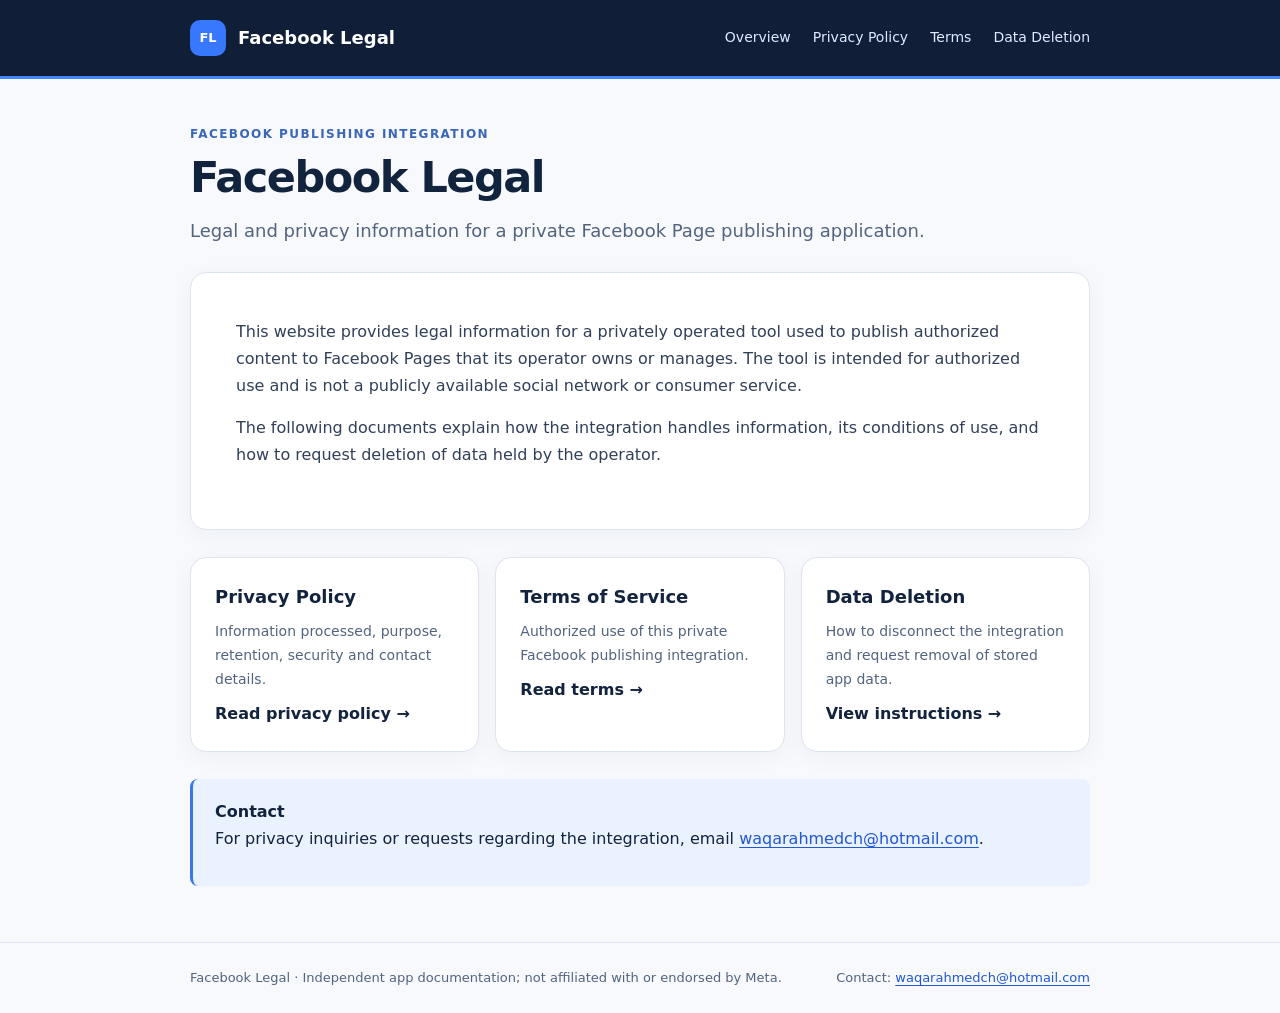
<file: index.html>
<!doctype html>
<html lang="en">
<head>
  <meta charset="UTF-8">
  <meta name="viewport" content="width=device-width, initial-scale=1">
  <meta name="description" content="Legal information for a private Facebook Page publishing integration.">
  <title>Facebook Legal | Publishing Integration</title>
  <link rel="icon" type="image/png" href="app-icon.png">
  <link rel="stylesheet" href="style.css">
</head>
<body>
<header>
  <div class="wrap header-inner">
    <a href="index.html" class="brand"><span class="brand-badge" aria-hidden="true">FL</span>Facebook Legal</a>
    <nav aria-label="Legal pages">
      <a href="index.html">Overview</a>
      <a href="privacy-policy.html">Privacy Policy</a>
      <a href="terms-of-service.html">Terms</a>
      <a href="data-deletion.html">Data Deletion</a>
    </nav>
  </div>
</header>
<main class="wrap">
  <div class="hero">
    <div class="eyebrow">Facebook publishing integration</div>
    <h1>Facebook Legal</h1>
    <p class="lead">Legal and privacy information for a private Facebook Page publishing application.</p>
  </div>
  <div class="doc">
  <p>This website provides legal information for a privately operated tool used to publish authorized content to Facebook Pages that its operator owns or manages. The tool is intended for authorized use and is not a publicly available social network or consumer service.</p>
  <p>The following documents explain how the integration handles information, its conditions of use, and how to request deletion of data held by the operator.</p>
</div>
<div class="cards" aria-label="Legal documents">
  <a class="tile" href="privacy-policy.html"><strong>Privacy Policy</strong><span>Information processed, purpose, retention, security and contact details.</span><b>Read privacy policy →</b></a>
  <a class="tile" href="terms-of-service.html"><strong>Terms of Service</strong><span>Authorized use of this private Facebook publishing integration.</span><b>Read terms →</b></a>
  <a class="tile" href="data-deletion.html"><strong>Data Deletion</strong><span>How to disconnect the integration and request removal of stored app data.</span><b>View instructions →</b></a>
</div>
<div class="note"><strong>Contact</strong><p>For privacy inquiries or requests regarding the integration, email <a href="mailto:waqarahmedch@hotmail.com">waqarahmedch@hotmail.com</a>.</p></div>
</main>
<footer><div class="wrap"><span>Facebook Legal · Independent app documentation; not affiliated with or endorsed by Meta.</span><span>Contact: <a href="mailto:waqarahmedch@hotmail.com">waqarahmedch@hotmail.com</a></span></div></footer>
</body>
</html>
</file>
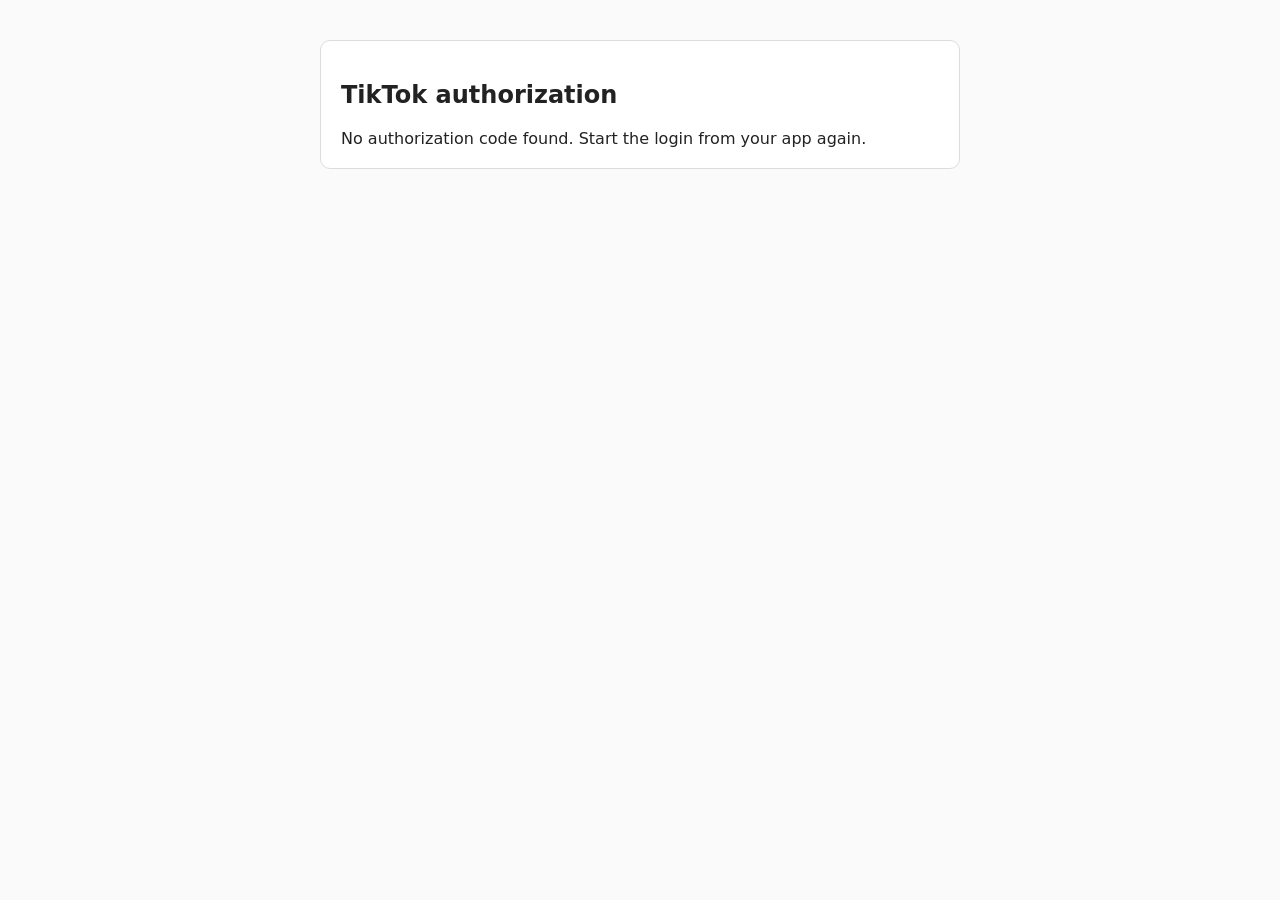
<file: callback/index.html>
<!doctype html>
<html lang="en">
<head>
<meta charset="utf-8">
<meta name="viewport" content="width=device-width, initial-scale=1">
<title>TikTok Login Callback</title>
<style>
  body { font-family: system-ui, sans-serif; max-width: 640px; margin: 40px auto; padding: 0 16px; background: #fafafa; color: #222; }
  .box { background: #fff; border: 1px solid #ddd; border-radius: 10px; padding: 20px; }
  code { display: block; word-break: break-all; background: #f1f1f1; padding: 12px; border-radius: 6px; margin: 10px 0; }
  button { padding: 10px 16px; border: 0; border-radius: 6px; background: #111; color: #fff; cursor: pointer; }
  .err { color: #b00020; }
</style>
</head>
<body>
<div class="box">
  <h2>TikTok authorization</h2>
  <div id="out">Reading response…</div>
</div>
<script>
  const p = new URLSearchParams(window.location.search);
  const out = document.getElementById('out');
  const code = p.get('code');
  if (code) {
    out.innerHTML =
      '<p>Success. Copy this code and paste it into Claude Code within a few minutes (it expires quickly):</p>' +
      '<code id="c"></code><button id="b">Copy code</button>' +
      '<p>State: <span id="s"></span></p>';
    document.getElementById('c').textContent = code;
    document.getElementById('s').textContent = p.get('state') || '(none)';
    document.getElementById('b').onclick = () => {
      navigator.clipboard.writeText(code);
      document.getElementById('b').textContent = 'Copied!';
    };
  } else if (p.get('error')) {
    out.innerHTML = '<p class="err">Error: <span id="e"></span></p>';
    document.getElementById('e').textContent =
      p.get('error') + ' — ' + (p.get('error_description') || '');
  } else {
    out.textContent = 'No authorization code found. Start the login from your app again.';
  }
</script>
</body>
</html>
</file>
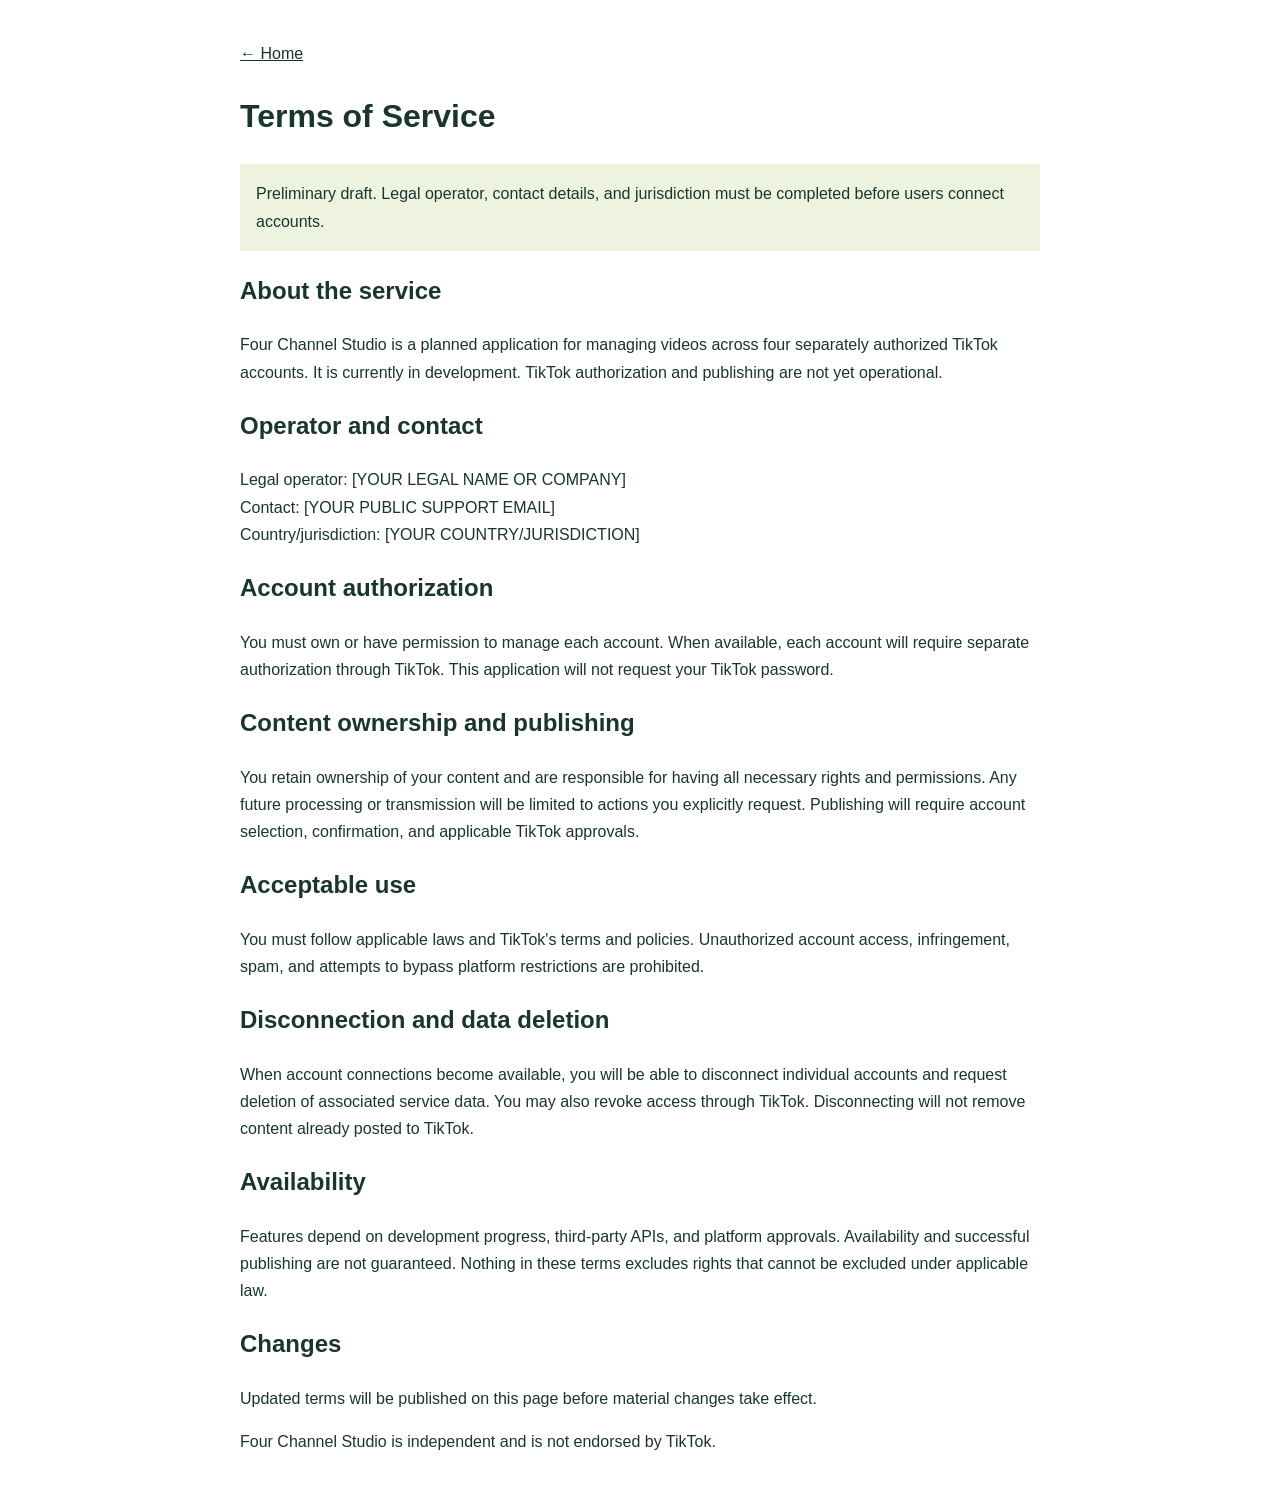
<file: terms/index.html>
<!doctype html>
<html lang="en">
<head>
  <meta charset="utf-8">
  <meta name="viewport" content="width=device-width, initial-scale=1">
  <title>Terms of Service | Four Channel Studio</title>
  <style>
    body {
      max-width: 800px;
      margin: 40px auto;
      padding: 0 20px;
      font: 16px/1.7 Arial, sans-serif;
      color: #18362f;
    }
    a { color: inherit; }
    .draft { background: #eef3df; padding: 16px; }
  </style>
</head>
<body>
  <a href="/">← Home</a>
  <h1>Terms of Service</h1>
  <p class="draft">
    Preliminary draft. Legal operator, contact details, and
    jurisdiction must be completed before users connect accounts.
  </p>

  <h2>About the service</h2>
  <p>
    Four Channel Studio is a planned application for managing
    videos across four separately authorized TikTok accounts.
    It is currently in development. TikTok authorization and
    publishing are not yet operational.
  </p>

  <h2>Operator and contact</h2>
  <p>
    Legal operator: [YOUR LEGAL NAME OR COMPANY]<br>
    Contact: [YOUR PUBLIC SUPPORT EMAIL]<br>
    Country/jurisdiction: [YOUR COUNTRY/JURISDICTION]
  </p>

  <h2>Account authorization</h2>
  <p>
    You must own or have permission to manage each account.
    When available, each account will require separate
    authorization through TikTok. This application will not
    request your TikTok password.
  </p>

  <h2>Content ownership and publishing</h2>
  <p>
    You retain ownership of your content and are responsible
    for having all necessary rights and permissions.
    Any future processing or transmission will be limited to
    actions you explicitly request. Publishing will require
    account selection, confirmation, and applicable TikTok approvals.
  </p>

  <h2>Acceptable use</h2>
  <p>
    You must follow applicable laws and TikTok's terms and
    policies. Unauthorized account access, infringement, spam,
    and attempts to bypass platform restrictions are prohibited.
  </p>

  <h2>Disconnection and data deletion</h2>
  <p>
    When account connections become available, you will be
    able to disconnect individual accounts and request deletion
    of associated service data. You may also revoke access
    through TikTok. Disconnecting will not remove content
    already posted to TikTok.
  </p>

  <h2>Availability</h2>
  <p>
    Features depend on development progress, third-party APIs,
    and platform approvals. Availability and successful
    publishing are not guaranteed. Nothing in these terms
    excludes rights that cannot be excluded under applicable law.
  </p>

  <h2>Changes</h2>
  <p>
    Updated terms will be published on this page before
    material changes take effect.
  </p>

  <p>
    Four Channel Studio is independent and is not endorsed by TikTok.
  </p>
</body>
</html>
</file>
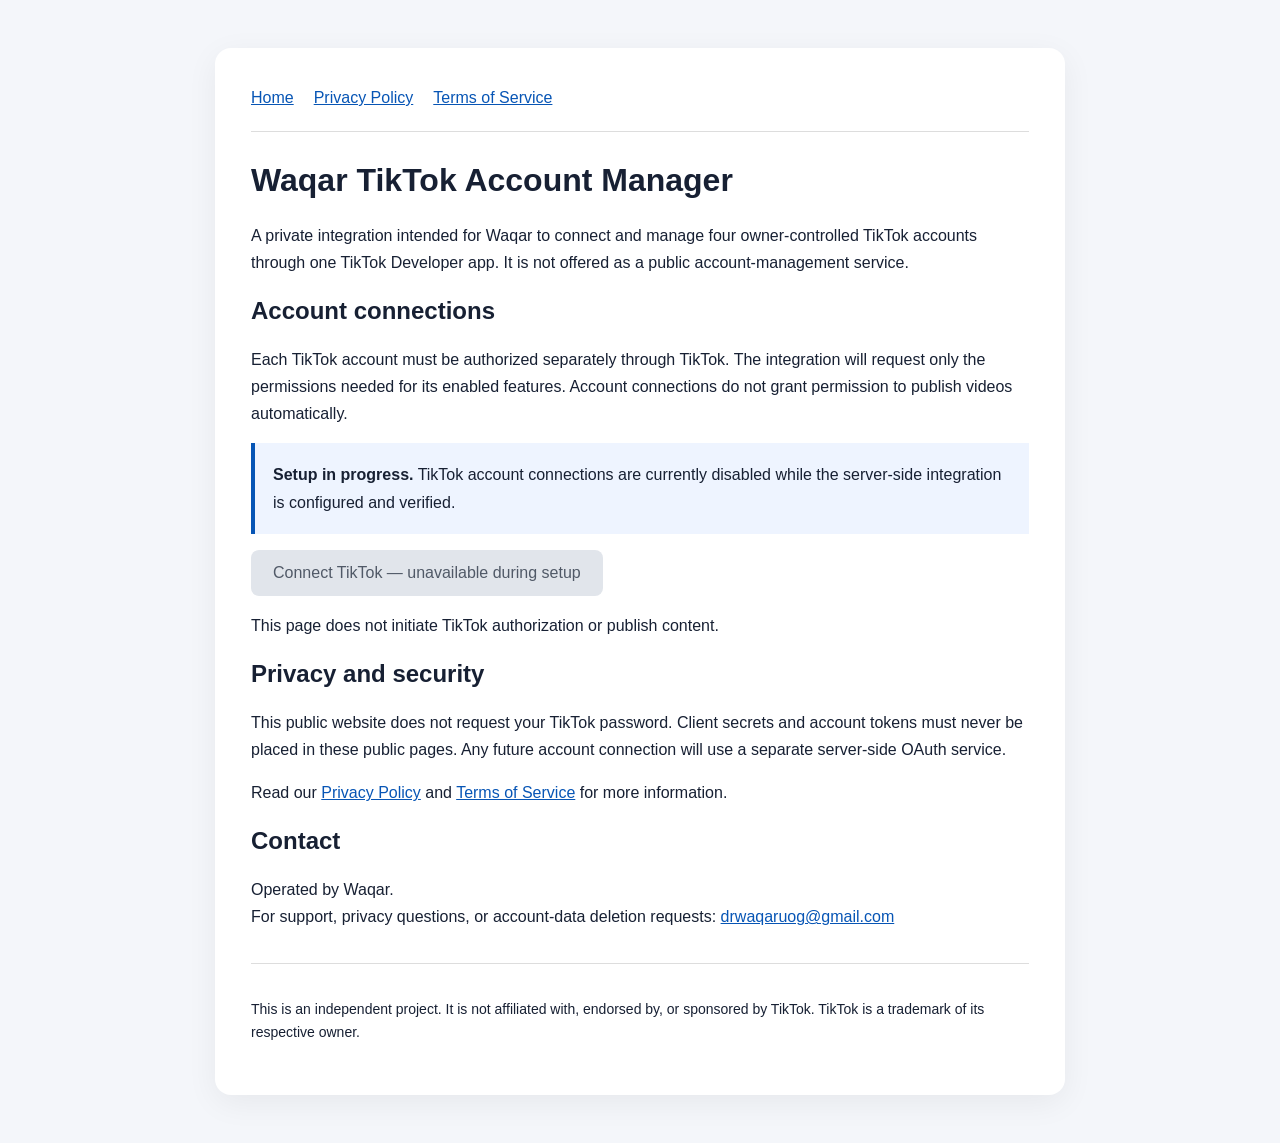
<file: tiktok/index.html>
<!DOCTYPE html>
<html lang="en">
<head>
  <meta charset="UTF-8">
  <meta name="viewport" content="width=device-width, initial-scale=1">
  <meta name="description"
        content="A private integration for connecting four owner-controlled TikTok accounts.">
  <title>Waqar TikTok Account Manager</title>
  <style>
    * { box-sizing: border-box; }
    body {
      margin: 0;
      background: #f4f6fa;
      color: #172033;
      font-family: Arial, sans-serif;
      line-height: 1.7;
    }
    main {
      max-width: 850px;
      margin: 48px auto;
      padding: 36px;
      background: white;
      border-radius: 16px;
      box-shadow: 0 8px 32px rgba(0,0,0,.06);
    }
    h1, h2 { line-height: 1.25; }
    a { color: #0755b5; }
    nav {
      display: flex;
      flex-wrap: wrap;
      gap: 20px;
      border-bottom: 1px solid #ddd;
      padding-bottom: 20px;
      margin-bottom: 28px;
    }
    .notice {
      padding: 18px;
      background: #eef4ff;
      border-left: 4px solid #0755b5;
    }
    button {
      padding: 14px 22px;
      border: 0;
      border-radius: 8px;
      font-size: 16px;
      background: #e1e5eb;
      color: #505967;
      cursor: not-allowed;
    }
    footer {
      border-top: 1px solid #ddd;
      margin-top: 32px;
      padding-top: 20px;
      font-size: 14px;
    }
    @media (max-width: 600px) {
      main { margin: 16px; padding: 24px; }
    }
  </style>
</head>
<body>
  <main>
    <nav aria-label="Main navigation">
      <a href="./" aria-current="page">Home</a>
      <a href="privacy.html">Privacy Policy</a>
      <a href="terms.html">Terms of Service</a>
    </nav>

    <h1>Waqar TikTok Account Manager</h1>
    <p>
      A private integration intended for Waqar to connect and manage
      four owner-controlled TikTok accounts through one TikTok Developer app.
      It is not offered as a public account-management service.
    </p>

    <h2>Account connections</h2>
    <p>
      Each TikTok account must be authorized separately through TikTok.
      The integration will request only the permissions needed for its
      enabled features. Account connections do not grant permission
      to publish videos automatically.
    </p>

    <div class="notice">
      <strong>Setup in progress.</strong>
      TikTok account connections are currently disabled while the
      server-side integration is configured and verified.
    </div>

    <p>
      <button type="button" disabled
              aria-describedby="connection-status">
        Connect TikTok — unavailable during setup
      </button>
    </p>
    <p id="connection-status">
      This page does not initiate TikTok authorization or publish content.
    </p>

    <h2>Privacy and security</h2>
    <p>
      This public website does not request your TikTok password.
      Client secrets and account tokens must never be placed in these
      public pages. Any future account connection will use a separate
      server-side OAuth service.
    </p>
    <p>
      Read our <a href="privacy.html">Privacy Policy</a> and
      <a href="terms.html">Terms of Service</a> for more information.
    </p>

    <h2>Contact</h2>
    <p>
      Operated by Waqar.<br>
      For support, privacy questions, or account-data deletion requests:
      <a href="mailto:drwaqaruog@gmail.com">drwaqaruog@gmail.com</a>
    </p>

    <footer>
      <p>
        This is an independent project. It is not affiliated with,
        endorsed by, or sponsored by TikTok.
        TikTok is a trademark of its respective owner.
      </p>
    </footer>
  </main>
</body>
</html>
</file>
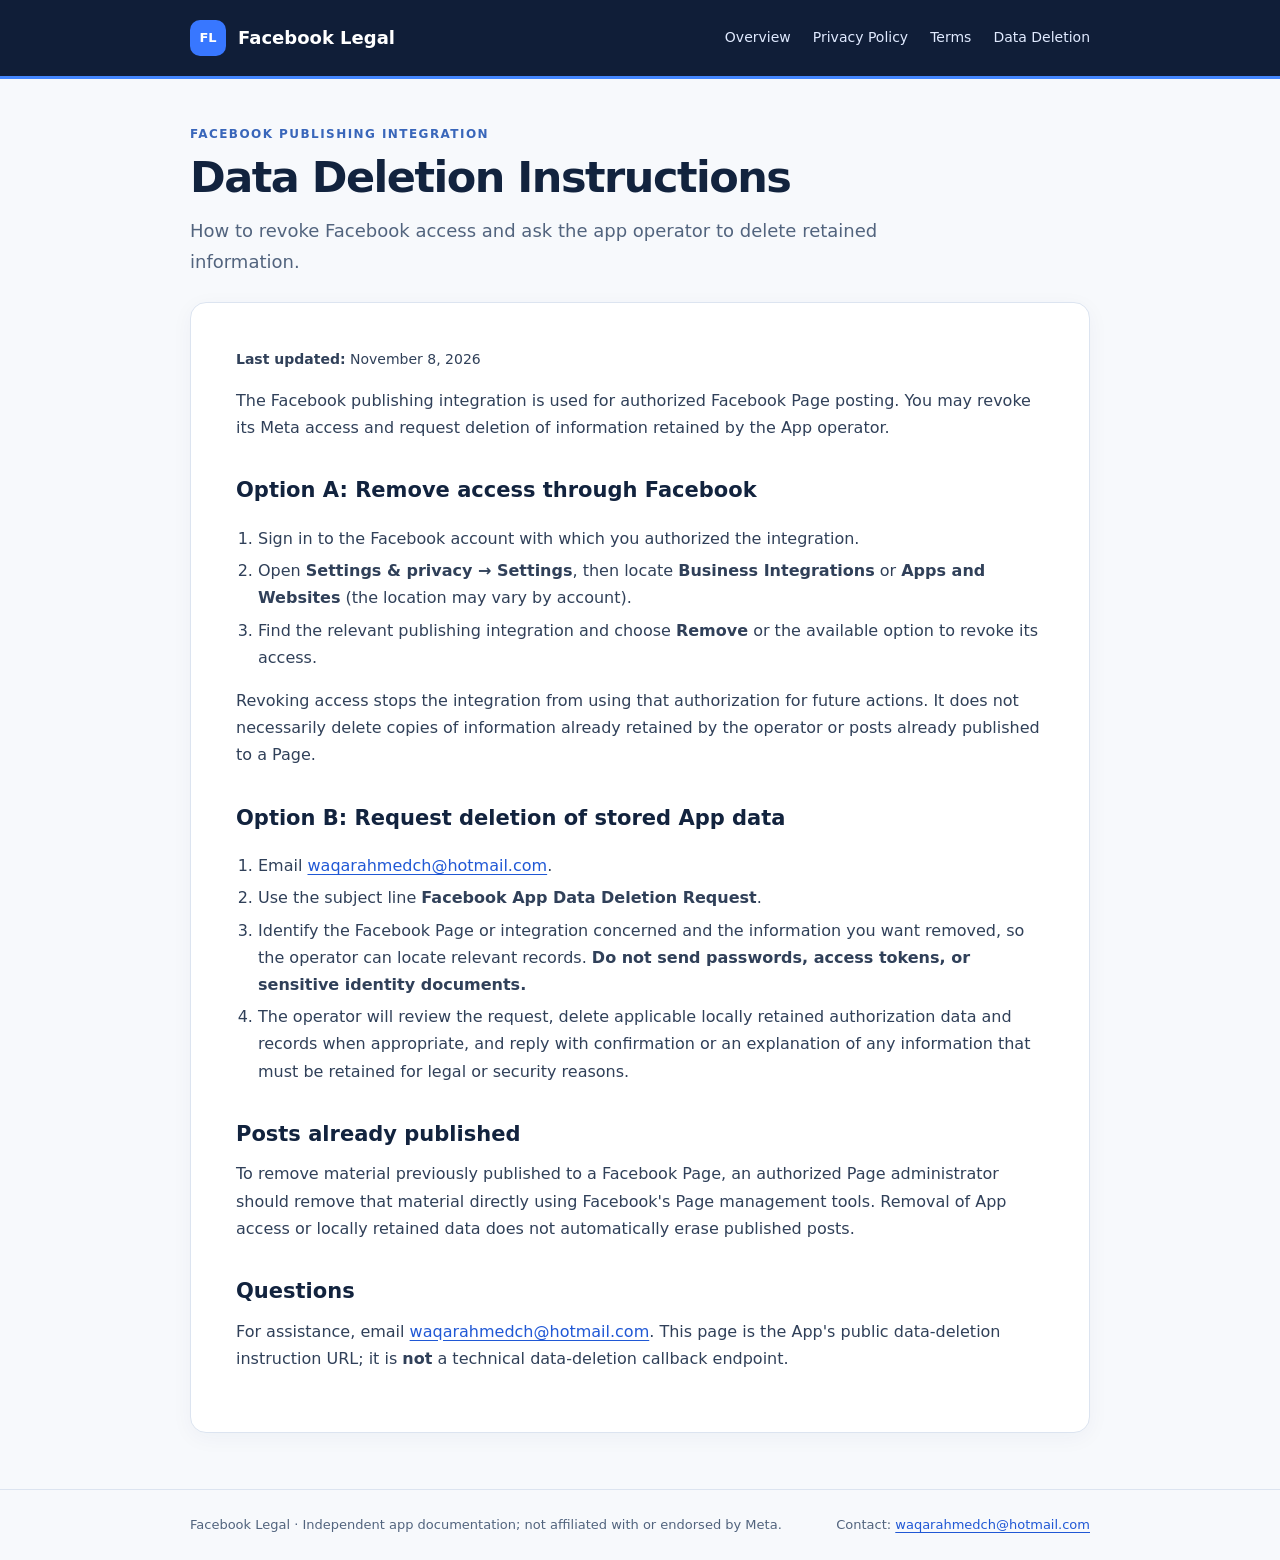
<file: data-deletion.html>
<!doctype html>
<html lang="en">
<head>
  <meta charset="UTF-8">
  <meta name="viewport" content="width=device-width, initial-scale=1">
  <meta name="description" content="Legal information for a private Facebook Page publishing integration.">
  <title>Data Deletion Instructions | Facebook Legal</title>
  <link rel="icon" type="image/png" href="app-icon.png">
  <link rel="stylesheet" href="style.css">
</head>
<body>
<header>
  <div class="wrap header-inner">
    <a href="index.html" class="brand"><span class="brand-badge" aria-hidden="true">FL</span>Facebook Legal</a>
    <nav aria-label="Legal pages">
      <a href="index.html">Overview</a>
      <a href="privacy-policy.html">Privacy Policy</a>
      <a href="terms-of-service.html">Terms</a>
      <a href="data-deletion.html">Data Deletion</a>
    </nav>
  </div>
</header>
<main class="wrap">
  <div class="hero">
    <div class="eyebrow">Facebook publishing integration</div>
    <h1>Data Deletion Instructions</h1>
    <p class="lead">How to revoke Facebook access and ask the app operator to delete retained information.</p>
  </div>
  <article class="doc">
<p class="date"><strong>Last updated:</strong> November 8, 2026</p>
<p>The Facebook publishing integration is used for authorized Facebook Page posting. You may revoke its Meta access and request deletion of information retained by the App operator.</p>
<h2>Option A: Remove access through Facebook</h2>
<ol>
<li>Sign in to the Facebook account with which you authorized the integration.</li>
<li>Open <strong>Settings &amp; privacy → Settings</strong>, then locate <strong>Business Integrations</strong> or <strong>Apps and Websites</strong> (the location may vary by account).</li>
<li>Find the relevant publishing integration and choose <strong>Remove</strong> or the available option to revoke its access.</li>
</ol>
<p>Revoking access stops the integration from using that authorization for future actions. It does not necessarily delete copies of information already retained by the operator or posts already published to a Page.</p>
<h2>Option B: Request deletion of stored App data</h2>
<ol>
<li>Email <a href="mailto:waqarahmedch@hotmail.com?subject=Facebook%20App%20Data%20Deletion%20Request">waqarahmedch@hotmail.com</a>.</li>
<li>Use the subject line <strong>Facebook App Data Deletion Request</strong>.</li>
<li>Identify the Facebook Page or integration concerned and the information you want removed, so the operator can locate relevant records. <strong>Do not send passwords, access tokens, or sensitive identity documents.</strong></li>
<li>The operator will review the request, delete applicable locally retained authorization data and records when appropriate, and reply with confirmation or an explanation of any information that must be retained for legal or security reasons.</li>
</ol>
<h2>Posts already published</h2>
<p>To remove material previously published to a Facebook Page, an authorized Page administrator should remove that material directly using Facebook's Page management tools. Removal of App access or locally retained data does not automatically erase published posts.</p>
<h2>Questions</h2>
<p>For assistance, email <a href="mailto:waqarahmedch@hotmail.com">waqarahmedch@hotmail.com</a>. This page is the App's public data-deletion instruction URL; it is <strong>not</strong> a technical data-deletion callback endpoint.</p>
</article>
</main>
<footer><div class="wrap"><span>Facebook Legal · Independent app documentation; not affiliated with or endorsed by Meta.</span><span>Contact: <a href="mailto:waqarahmedch@hotmail.com">waqarahmedch@hotmail.com</a></span></div></footer>
</body>
</html>
</file>
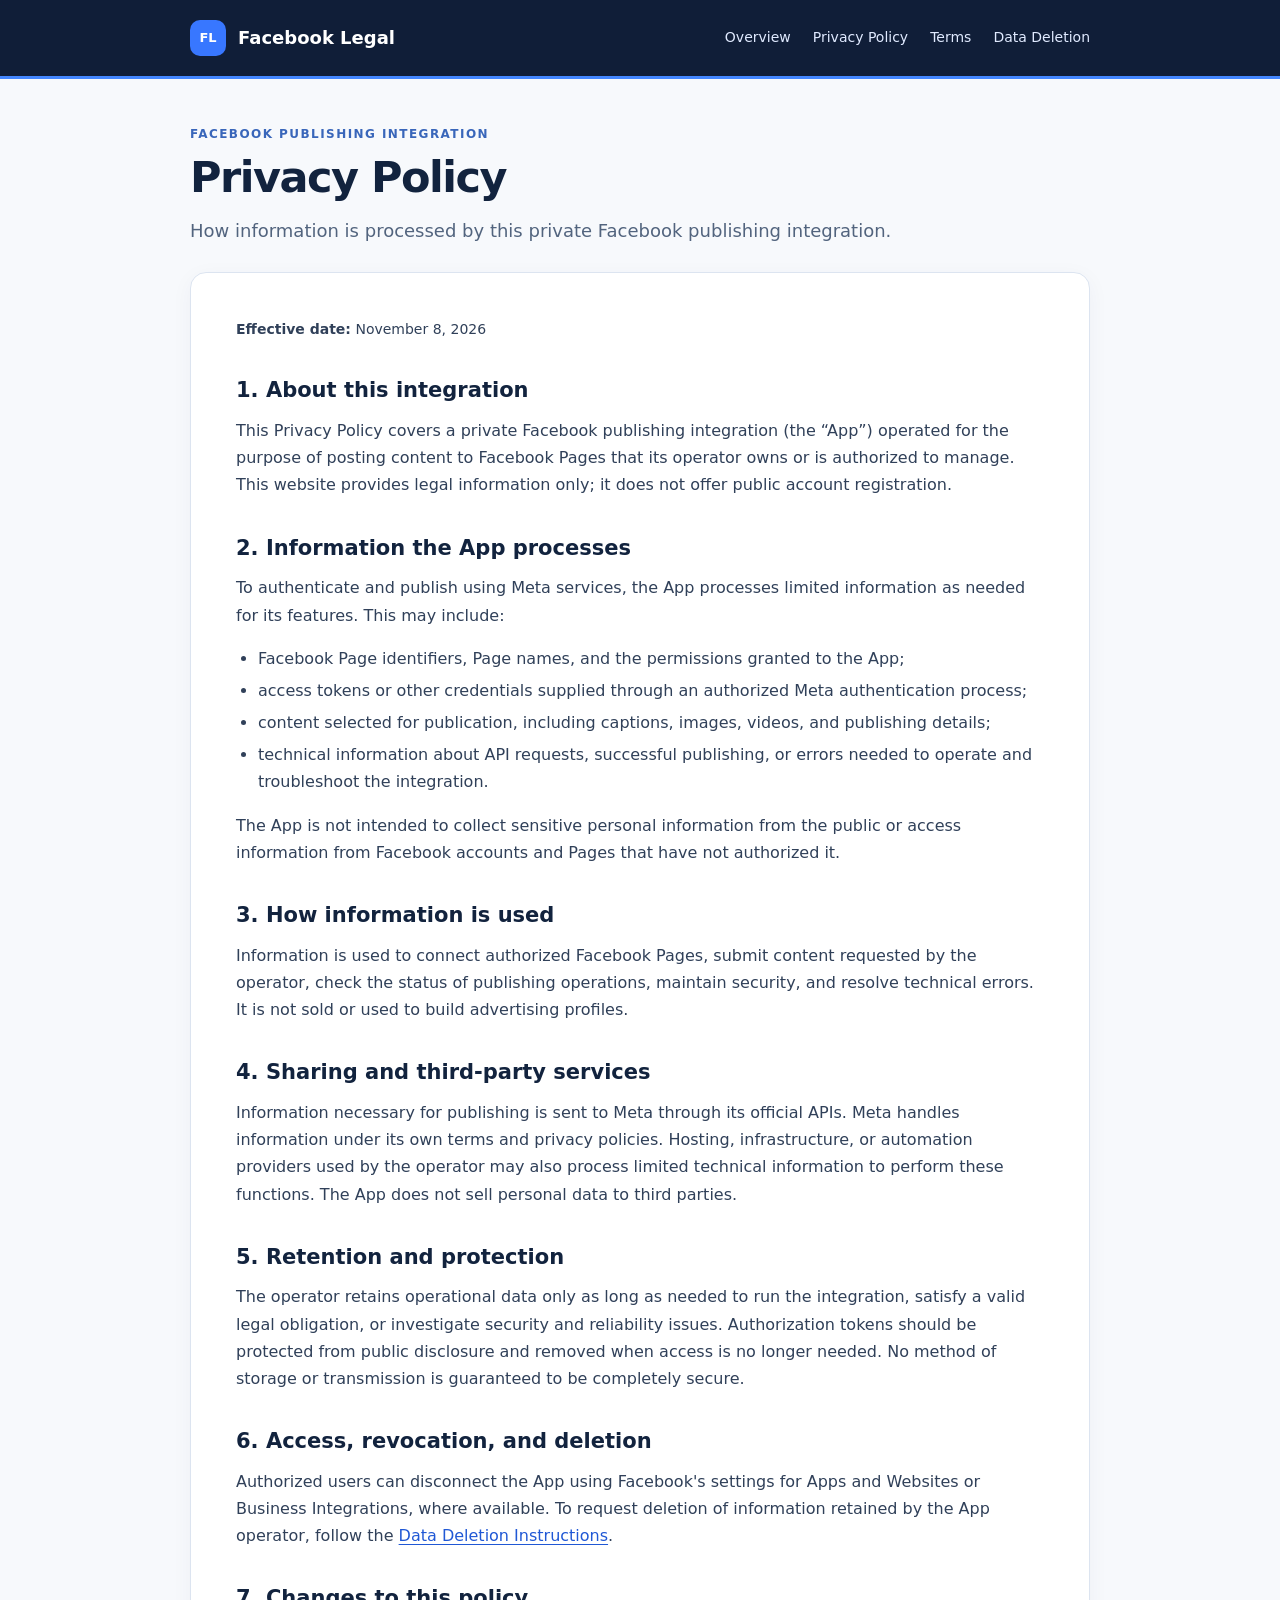
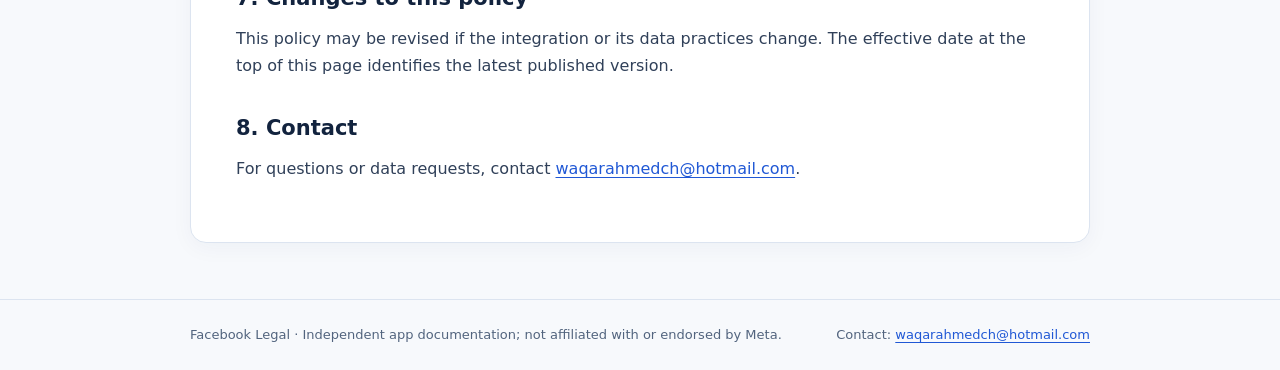
<file: privacy-policy.html>
<!doctype html>
<html lang="en">
<head>
  <meta charset="UTF-8">
  <meta name="viewport" content="width=device-width, initial-scale=1">
  <meta name="description" content="Legal information for a private Facebook Page publishing integration.">
  <title>Privacy Policy | Facebook Legal</title>
  <link rel="icon" type="image/png" href="app-icon.png">
  <link rel="stylesheet" href="style.css">
</head>
<body>
<header>
  <div class="wrap header-inner">
    <a href="index.html" class="brand"><span class="brand-badge" aria-hidden="true">FL</span>Facebook Legal</a>
    <nav aria-label="Legal pages">
      <a href="index.html">Overview</a>
      <a href="privacy-policy.html">Privacy Policy</a>
      <a href="terms-of-service.html">Terms</a>
      <a href="data-deletion.html">Data Deletion</a>
    </nav>
  </div>
</header>
<main class="wrap">
  <div class="hero">
    <div class="eyebrow">Facebook publishing integration</div>
    <h1>Privacy Policy</h1>
    <p class="lead">How information is processed by this private Facebook publishing integration.</p>
  </div>
  <article class="doc">
<p class="date"><strong>Effective date:</strong> November 8, 2026</p>
<h2>1. About this integration</h2>
<p>This Privacy Policy covers a private Facebook publishing integration (the “App”) operated for the purpose of posting content to Facebook Pages that its operator owns or is authorized to manage. This website provides legal information only; it does not offer public account registration.</p>
<h2>2. Information the App processes</h2>
<p>To authenticate and publish using Meta services, the App processes limited information as needed for its features. This may include:</p>
<ul>
<li>Facebook Page identifiers, Page names, and the permissions granted to the App;</li>
<li>access tokens or other credentials supplied through an authorized Meta authentication process;</li>
<li>content selected for publication, including captions, images, videos, and publishing details;</li>
<li>technical information about API requests, successful publishing, or errors needed to operate and troubleshoot the integration.</li>
</ul>
<p>The App is not intended to collect sensitive personal information from the public or access information from Facebook accounts and Pages that have not authorized it.</p>
<h2>3. How information is used</h2>
<p>Information is used to connect authorized Facebook Pages, submit content requested by the operator, check the status of publishing operations, maintain security, and resolve technical errors. It is not sold or used to build advertising profiles.</p>
<h2>4. Sharing and third-party services</h2>
<p>Information necessary for publishing is sent to Meta through its official APIs. Meta handles information under its own terms and privacy policies. Hosting, infrastructure, or automation providers used by the operator may also process limited technical information to perform these functions. The App does not sell personal data to third parties.</p>
<h2>5. Retention and protection</h2>
<p>The operator retains operational data only as long as needed to run the integration, satisfy a valid legal obligation, or investigate security and reliability issues. Authorization tokens should be protected from public disclosure and removed when access is no longer needed. No method of storage or transmission is guaranteed to be completely secure.</p>
<h2>6. Access, revocation, and deletion</h2>
<p>Authorized users can disconnect the App using Facebook's settings for Apps and Websites or Business Integrations, where available. To request deletion of information retained by the App operator, follow the <a href="data-deletion.html">Data Deletion Instructions</a>.</p>
<h2>7. Changes to this policy</h2>
<p>This policy may be revised if the integration or its data practices change. The effective date at the top of this page identifies the latest published version.</p>
<h2>8. Contact</h2>
<p>For questions or data requests, contact <a href="mailto:waqarahmedch@hotmail.com">waqarahmedch@hotmail.com</a>.</p>
</article>
</main>
<footer><div class="wrap"><span>Facebook Legal · Independent app documentation; not affiliated with or endorsed by Meta.</span><span>Contact: <a href="mailto:waqarahmedch@hotmail.com">waqarahmedch@hotmail.com</a></span></div></footer>
</body>
</html>
</file>
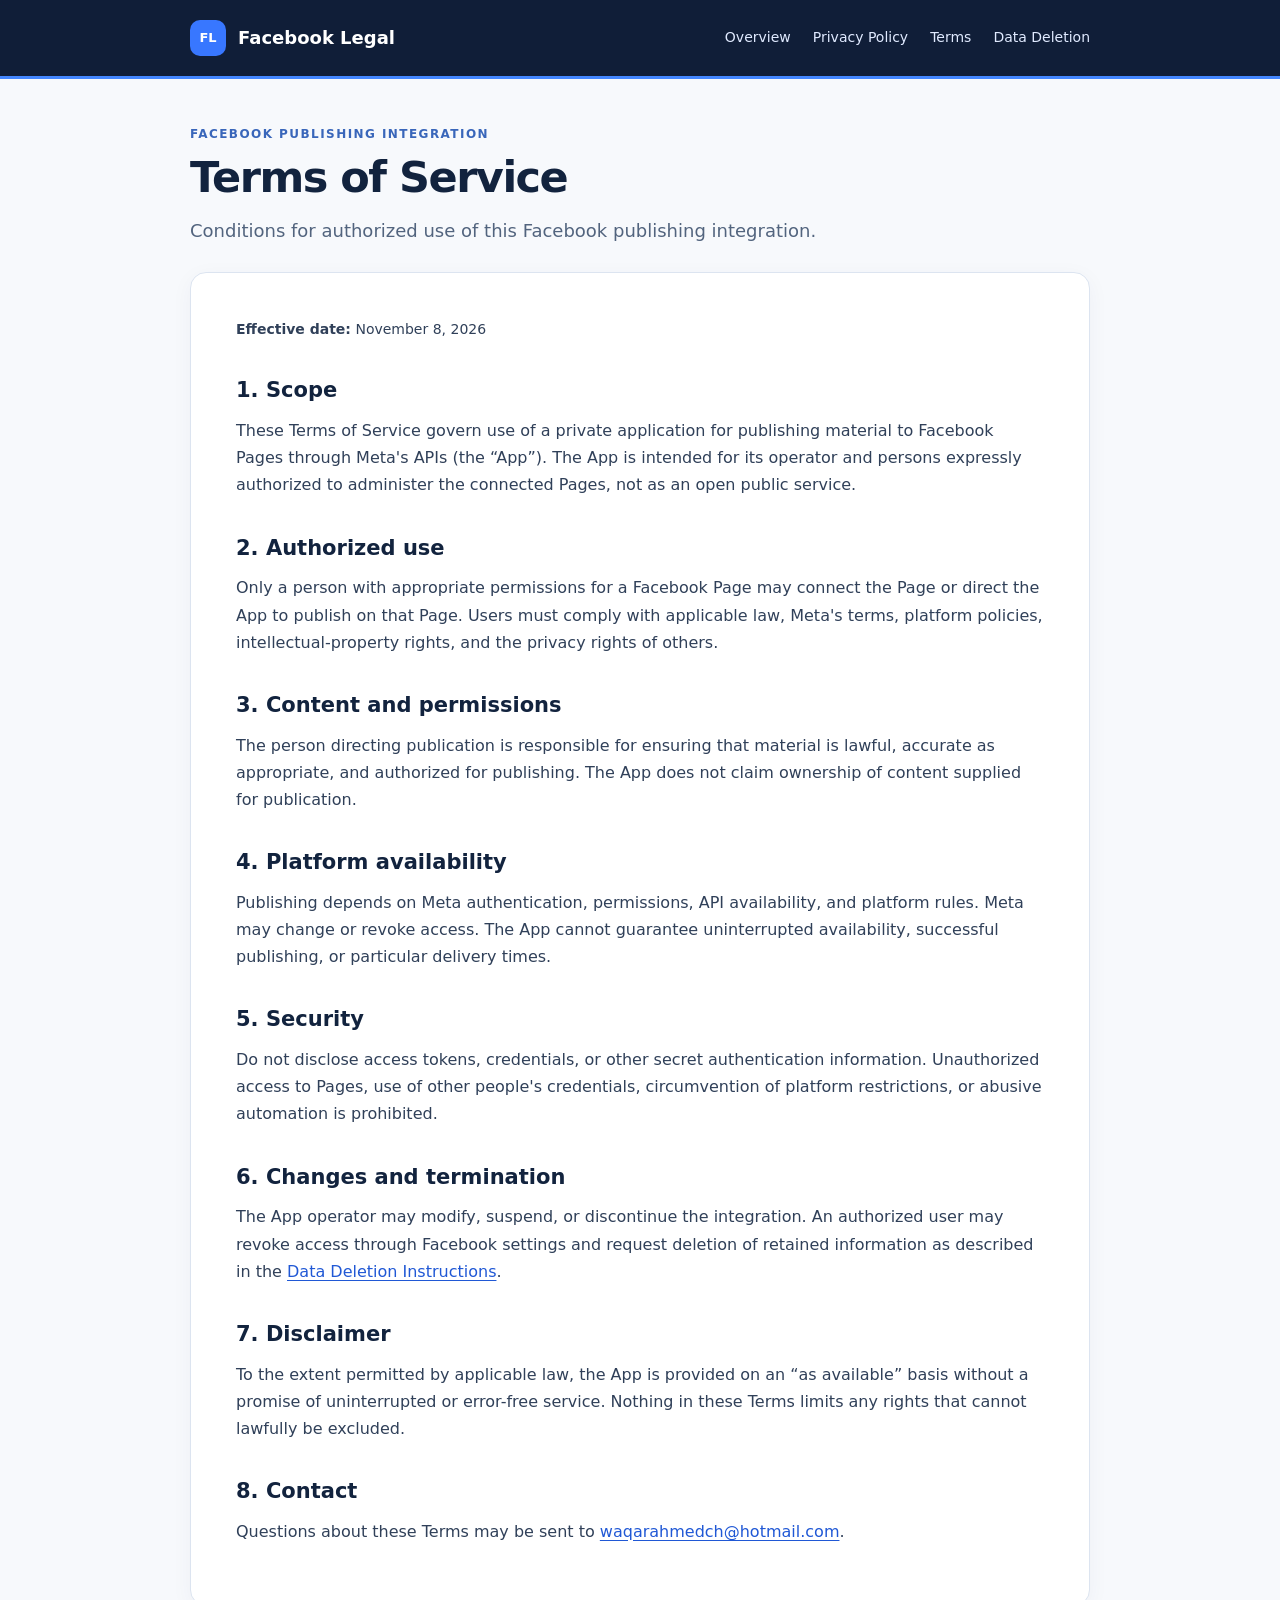
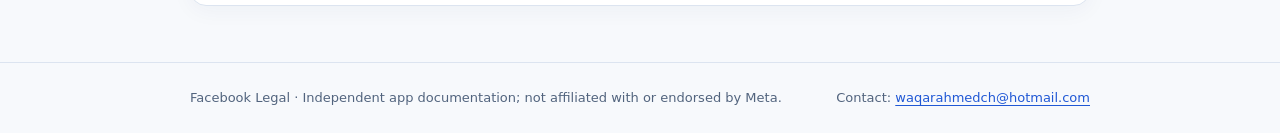
<file: terms-of-service.html>
<!doctype html>
<html lang="en">
<head>
  <meta charset="UTF-8">
  <meta name="viewport" content="width=device-width, initial-scale=1">
  <meta name="description" content="Legal information for a private Facebook Page publishing integration.">
  <title>Terms of Service | Facebook Legal</title>
  <link rel="icon" type="image/png" href="app-icon.png">
  <link rel="stylesheet" href="style.css">
</head>
<body>
<header>
  <div class="wrap header-inner">
    <a href="index.html" class="brand"><span class="brand-badge" aria-hidden="true">FL</span>Facebook Legal</a>
    <nav aria-label="Legal pages">
      <a href="index.html">Overview</a>
      <a href="privacy-policy.html">Privacy Policy</a>
      <a href="terms-of-service.html">Terms</a>
      <a href="data-deletion.html">Data Deletion</a>
    </nav>
  </div>
</header>
<main class="wrap">
  <div class="hero">
    <div class="eyebrow">Facebook publishing integration</div>
    <h1>Terms of Service</h1>
    <p class="lead">Conditions for authorized use of this Facebook publishing integration.</p>
  </div>
  <article class="doc">
<p class="date"><strong>Effective date:</strong> November 8, 2026</p>
<h2>1. Scope</h2>
<p>These Terms of Service govern use of a private application for publishing material to Facebook Pages through Meta's APIs (the “App”). The App is intended for its operator and persons expressly authorized to administer the connected Pages, not as an open public service.</p>
<h2>2. Authorized use</h2>
<p>Only a person with appropriate permissions for a Facebook Page may connect the Page or direct the App to publish on that Page. Users must comply with applicable law, Meta's terms, platform policies, intellectual-property rights, and the privacy rights of others.</p>
<h2>3. Content and permissions</h2>
<p>The person directing publication is responsible for ensuring that material is lawful, accurate as appropriate, and authorized for publishing. The App does not claim ownership of content supplied for publication.</p>
<h2>4. Platform availability</h2>
<p>Publishing depends on Meta authentication, permissions, API availability, and platform rules. Meta may change or revoke access. The App cannot guarantee uninterrupted availability, successful publishing, or particular delivery times.</p>
<h2>5. Security</h2>
<p>Do not disclose access tokens, credentials, or other secret authentication information. Unauthorized access to Pages, use of other people's credentials, circumvention of platform restrictions, or abusive automation is prohibited.</p>
<h2>6. Changes and termination</h2>
<p>The App operator may modify, suspend, or discontinue the integration. An authorized user may revoke access through Facebook settings and request deletion of retained information as described in the <a href="data-deletion.html">Data Deletion Instructions</a>.</p>
<h2>7. Disclaimer</h2>
<p>To the extent permitted by applicable law, the App is provided on an “as available” basis without a promise of uninterrupted or error-free service. Nothing in these Terms limits any rights that cannot lawfully be excluded.</p>
<h2>8. Contact</h2>
<p>Questions about these Terms may be sent to <a href="mailto:waqarahmedch@hotmail.com">waqarahmedch@hotmail.com</a>.</p>
</article>
</main>
<footer><div class="wrap"><span>Facebook Legal · Independent app documentation; not affiliated with or endorsed by Meta.</span><span>Contact: <a href="mailto:waqarahmedch@hotmail.com">waqarahmedch@hotmail.com</a></span></div></footer>
</body>
</html>
</file>
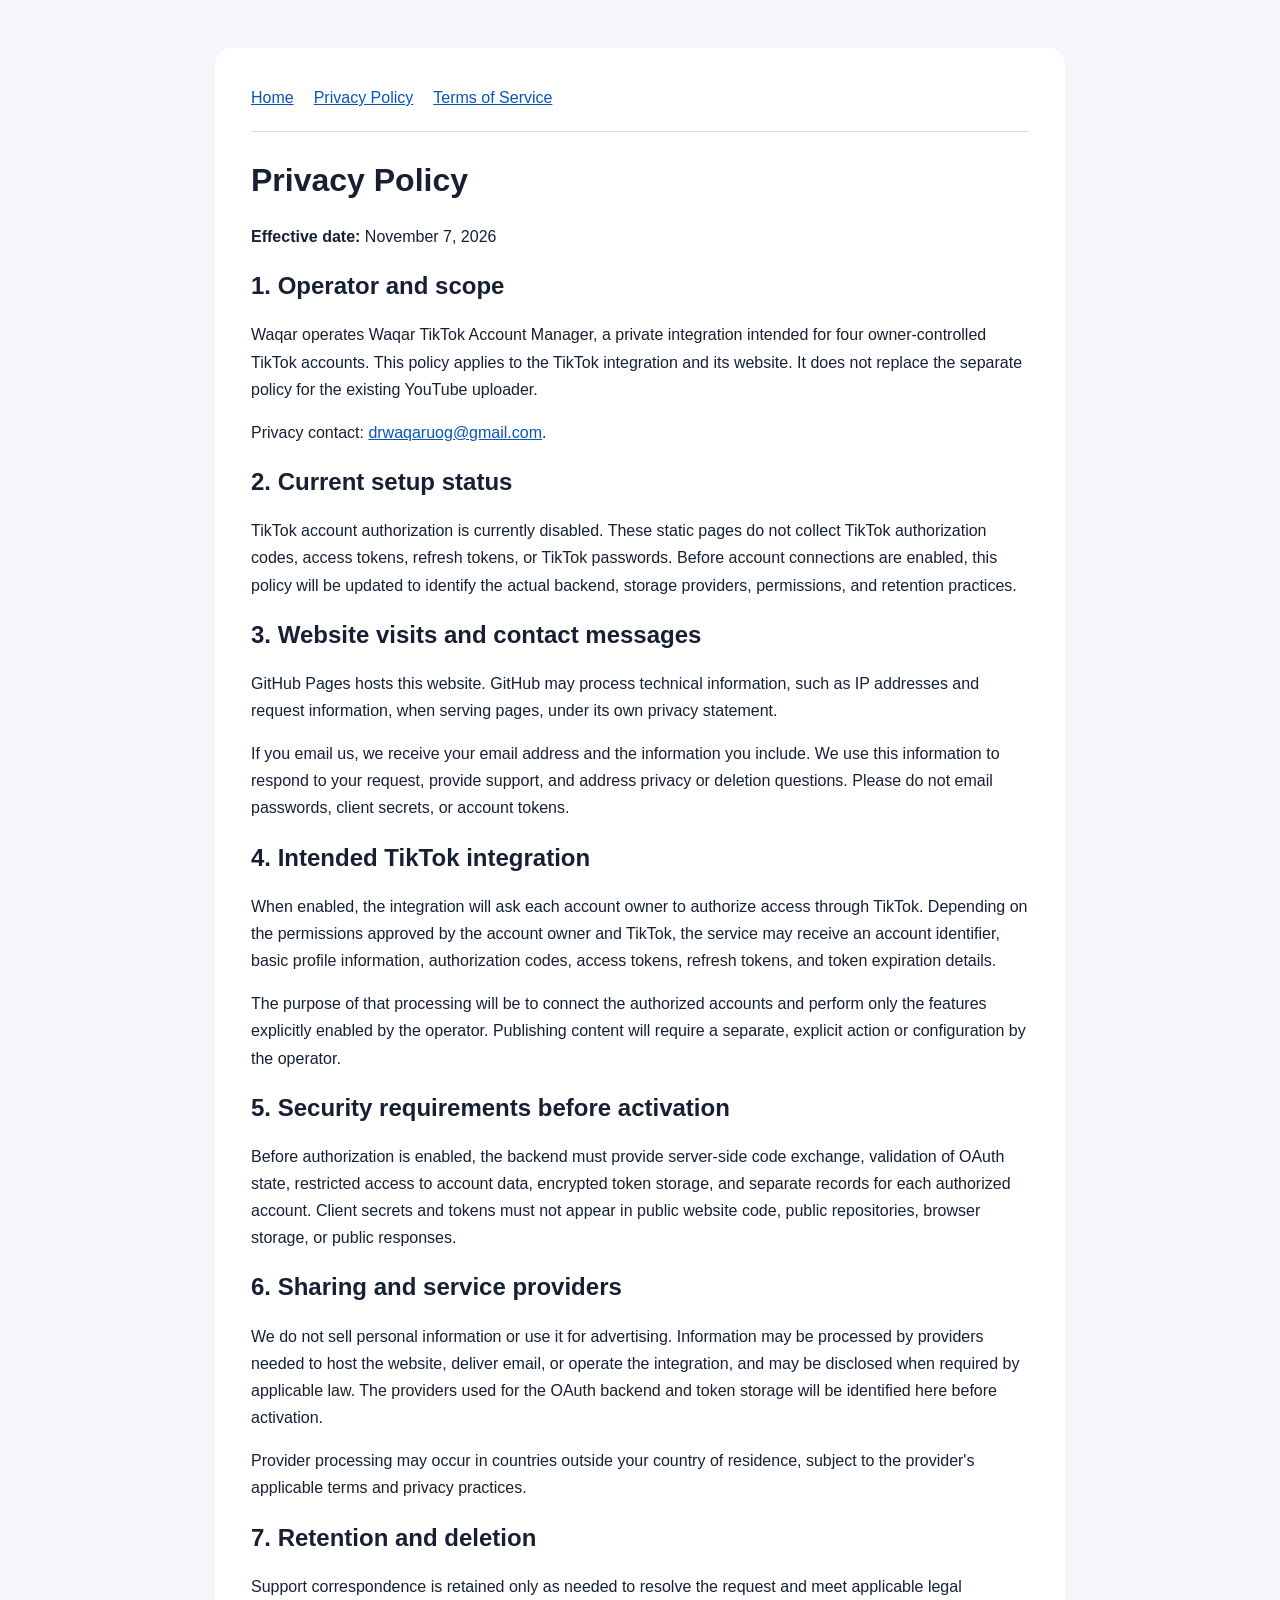
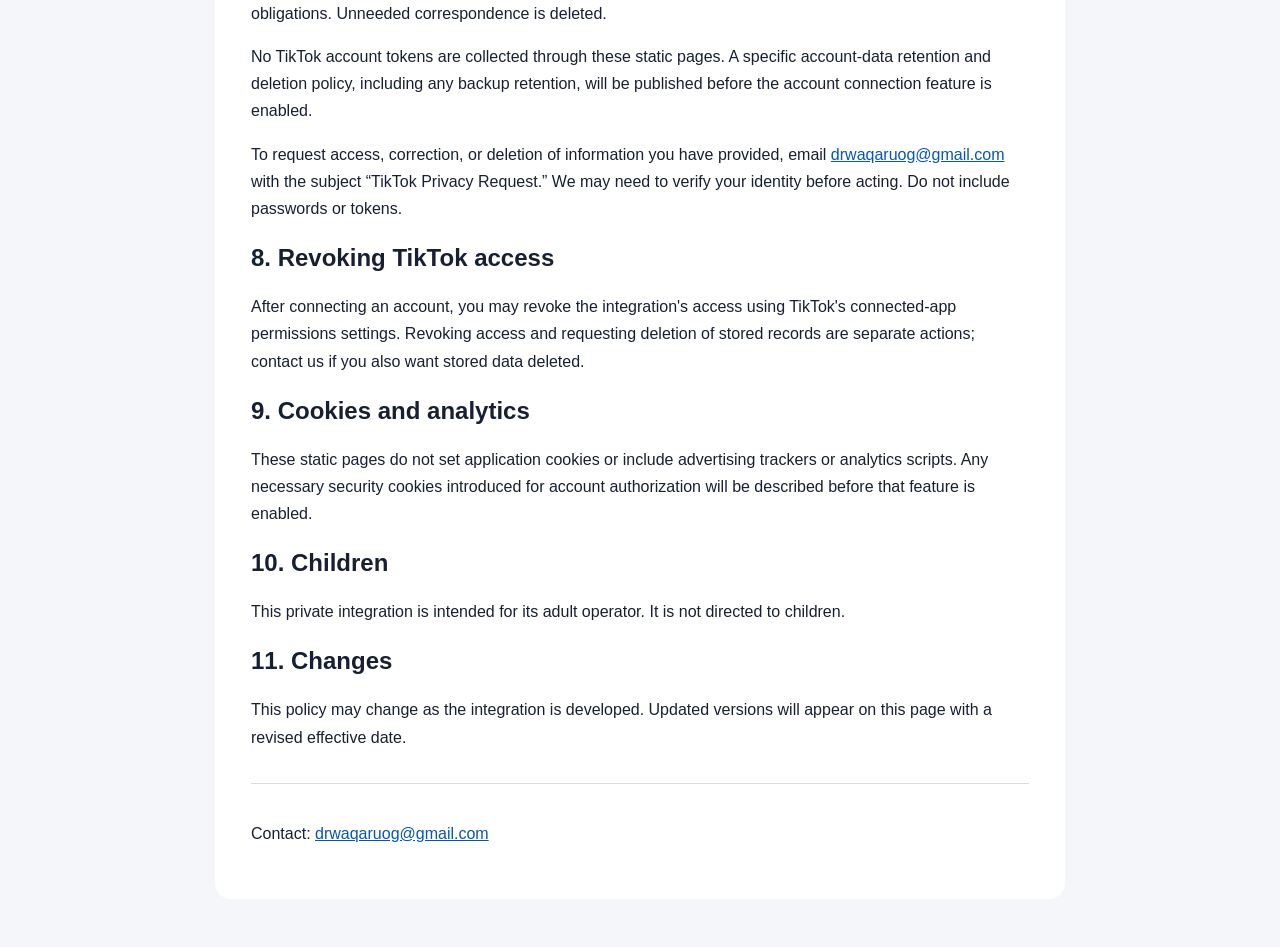
<file: tiktok/privacy.html>
<!DOCTYPE html>
<html lang="en">
<head>
  <meta charset="UTF-8">
  <meta name="viewport" content="width=device-width, initial-scale=1">
  <title>Privacy Policy | Waqar TikTok Account Manager</title>
  <style>
    * { box-sizing: border-box; }
    body {
      margin: 0;
      background: #f4f6fa;
      color: #172033;
      font-family: Arial, sans-serif;
      line-height: 1.7;
    }
    main {
      max-width: 850px;
      margin: 48px auto;
      padding: 36px;
      background: white;
      border-radius: 16px;
    }
    h1, h2 { line-height: 1.3; }
    a { color: #0755b5; }
    nav {
      display: flex;
      flex-wrap: wrap;
      gap: 20px;
      border-bottom: 1px solid #ddd;
      padding-bottom: 20px;
      margin-bottom: 28px;
    }
    footer {
      border-top: 1px solid #ddd;
      margin-top: 32px;
      padding-top: 20px;
    }
    @media (max-width: 600px) {
      main { margin: 16px; padding: 24px; }
    }
  </style>
</head>
<body>
  <main>
    <nav aria-label="Main navigation">
      <a href="./">Home</a>
      <a href="privacy.html" aria-current="page">Privacy Policy</a>
      <a href="terms.html">Terms of Service</a>
    </nav>

    <h1>Privacy Policy</h1>
    <p><strong>Effective date:</strong> November 7, 2026</p>

    <h2>1. Operator and scope</h2>
    <p>
      Waqar operates Waqar TikTok Account Manager, a private integration
      intended for four owner-controlled TikTok accounts. This policy
      applies to the TikTok integration and its website. It does not
      replace the separate policy for the existing YouTube uploader.
    </p>
    <p>
      Privacy contact:
      <a href="mailto:drwaqaruog@gmail.com">drwaqaruog@gmail.com</a>.
    </p>

    <h2>2. Current setup status</h2>
    <p>
      TikTok account authorization is currently disabled.
      These static pages do not collect TikTok authorization codes,
      access tokens, refresh tokens, or TikTok passwords.
      Before account connections are enabled, this policy will be
      updated to identify the actual backend, storage providers,
      permissions, and retention practices.
    </p>

    <h2>3. Website visits and contact messages</h2>
    <p>
      GitHub Pages hosts this website. GitHub may process technical
      information, such as IP addresses and request information,
      when serving pages, under its own privacy statement.
    </p>
    <p>
      If you email us, we receive your email address and the information
      you include. We use this information to respond to your request,
      provide support, and address privacy or deletion questions.
      Please do not email passwords, client secrets, or account tokens.
    </p>

    <h2>4. Intended TikTok integration</h2>
    <p>
      When enabled, the integration will ask each account owner to
      authorize access through TikTok. Depending on the permissions
      approved by the account owner and TikTok, the service may receive
      an account identifier, basic profile information, authorization
      codes, access tokens, refresh tokens, and token expiration details.
    </p>
    <p>
      The purpose of that processing will be to connect the authorized
      accounts and perform only the features explicitly enabled by
      the operator. Publishing content will require a separate,
      explicit action or configuration by the operator.
    </p>

    <h2>5. Security requirements before activation</h2>
    <p>
      Before authorization is enabled, the backend must provide
      server-side code exchange, validation of OAuth state,
      restricted access to account data, encrypted token storage,
      and separate records for each authorized account.
      Client secrets and tokens must not appear in public website
      code, public repositories, browser storage, or public responses.
    </p>

    <h2>6. Sharing and service providers</h2>
    <p>
      We do not sell personal information or use it for advertising.
      Information may be processed by providers needed to host the
      website, deliver email, or operate the integration, and may be
      disclosed when required by applicable law.
      The providers used for the OAuth backend and token storage
      will be identified here before activation.
    </p>
    <p>
      Provider processing may occur in countries outside your country
      of residence, subject to the provider's applicable terms and
      privacy practices.
    </p>

    <h2>7. Retention and deletion</h2>
    <p>
      Support correspondence is retained only as needed to resolve
      the request and meet applicable legal obligations.
      Unneeded correspondence is deleted.
    </p>
    <p>
      No TikTok account tokens are collected through these static
      pages. A specific account-data retention and deletion policy,
      including any backup retention, will be published before the
      account connection feature is enabled.
    </p>
    <p>
      To request access, correction, or deletion of information you
      have provided, email
      <a href="mailto:drwaqaruog@gmail.com">drwaqaruog@gmail.com</a>
      with the subject “TikTok Privacy Request.”
      We may need to verify your identity before acting.
      Do not include passwords or tokens.
    </p>

    <h2>8. Revoking TikTok access</h2>
    <p>
      After connecting an account, you may revoke the integration's
      access using TikTok's connected-app permissions settings.
      Revoking access and requesting deletion of stored records are
      separate actions; contact us if you also want stored data deleted.
    </p>

    <h2>9. Cookies and analytics</h2>
    <p>
      These static pages do not set application cookies or include
      advertising trackers or analytics scripts.
      Any necessary security cookies introduced for account
      authorization will be described before that feature is enabled.
    </p>

    <h2>10. Children</h2>
    <p>
      This private integration is intended for its adult operator.
      It is not directed to children.
    </p>

    <h2>11. Changes</h2>
    <p>
      This policy may change as the integration is developed.
      Updated versions will appear on this page with a revised
      effective date.
    </p>

    <footer>
      <p>
        Contact:
        <a href="mailto:drwaqaruog@gmail.com">drwaqaruog@gmail.com</a>
      </p>
    </footer>
  </main>
</body>
</html>
</file>
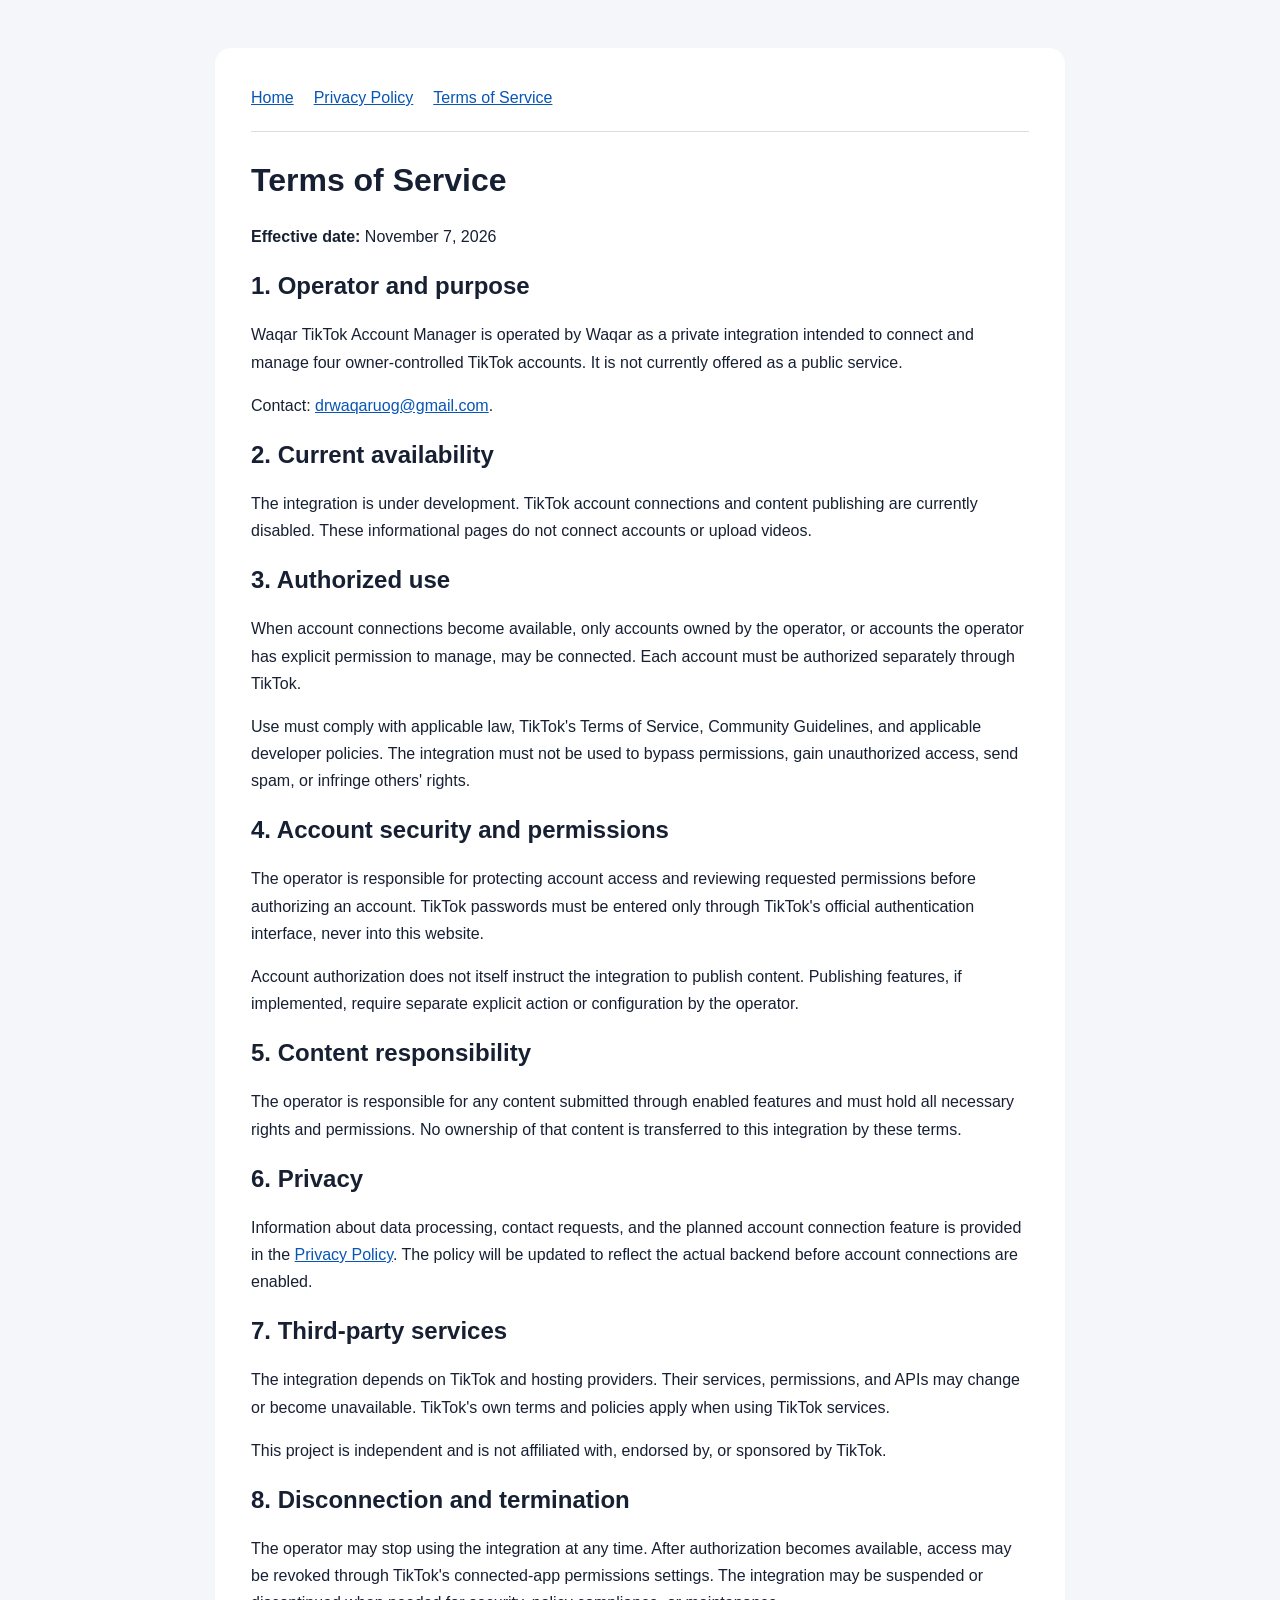
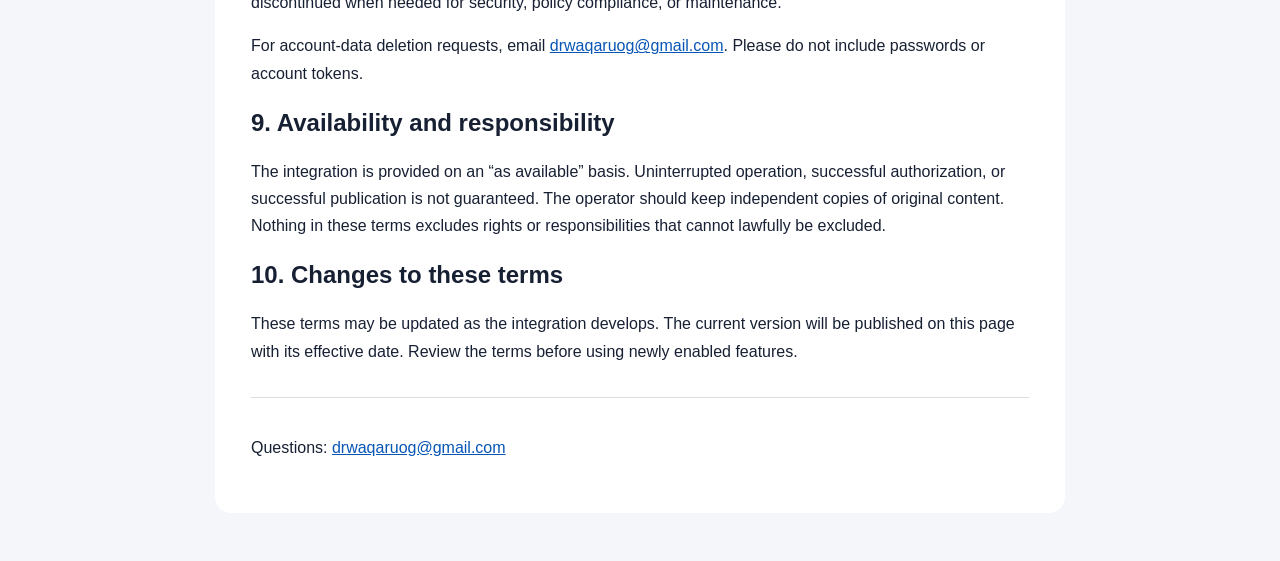
<file: tiktok/terms.html>
<!DOCTYPE html>
<html lang="en">
<head>
  <meta charset="UTF-8">
  <meta name="viewport" content="width=device-width, initial-scale=1">
  <title>Terms of Service | Waqar TikTok Account Manager</title>
  <style>
    * { box-sizing: border-box; }
    body {
      margin: 0;
      background: #f4f6fa;
      color: #172033;
      font-family: Arial, sans-serif;
      line-height: 1.7;
    }
    main {
      max-width: 850px;
      margin: 48px auto;
      padding: 36px;
      background: white;
      border-radius: 16px;
    }
    h1, h2 { line-height: 1.3; }
    a { color: #0755b5; }
    nav {
      display: flex;
      flex-wrap: wrap;
      gap: 20px;
      border-bottom: 1px solid #ddd;
      padding-bottom: 20px;
      margin-bottom: 28px;
    }
    footer {
      border-top: 1px solid #ddd;
      margin-top: 32px;
      padding-top: 20px;
    }
    @media (max-width: 600px) {
      main { margin: 16px; padding: 24px; }
    }
  </style>
</head>
<body>
  <main>
    <nav aria-label="Main navigation">
      <a href="./">Home</a>
      <a href="privacy.html">Privacy Policy</a>
      <a href="terms.html" aria-current="page">Terms of Service</a>
    </nav>

    <h1>Terms of Service</h1>
    <p><strong>Effective date:</strong> November 7, 2026</p>

    <h2>1. Operator and purpose</h2>
    <p>
      Waqar TikTok Account Manager is operated by Waqar as a private
      integration intended to connect and manage four owner-controlled
      TikTok accounts. It is not currently offered as a public service.
    </p>
    <p>
      Contact:
      <a href="mailto:drwaqaruog@gmail.com">drwaqaruog@gmail.com</a>.
    </p>

    <h2>2. Current availability</h2>
    <p>
      The integration is under development. TikTok account connections
      and content publishing are currently disabled.
      These informational pages do not connect accounts or upload videos.
    </p>

    <h2>3. Authorized use</h2>
    <p>
      When account connections become available, only accounts owned
      by the operator, or accounts the operator has explicit permission
      to manage, may be connected. Each account must be authorized
      separately through TikTok.
    </p>
    <p>
      Use must comply with applicable law, TikTok's Terms of Service,
      Community Guidelines, and applicable developer policies.
      The integration must not be used to bypass permissions,
      gain unauthorized access, send spam, or infringe others' rights.
    </p>

    <h2>4. Account security and permissions</h2>
    <p>
      The operator is responsible for protecting account access and
      reviewing requested permissions before authorizing an account.
      TikTok passwords must be entered only through TikTok's official
      authentication interface, never into this website.
    </p>
    <p>
      Account authorization does not itself instruct the integration
      to publish content. Publishing features, if implemented, require
      separate explicit action or configuration by the operator.
    </p>

    <h2>5. Content responsibility</h2>
    <p>
      The operator is responsible for any content submitted through
      enabled features and must hold all necessary rights and
      permissions. No ownership of that content is transferred to
      this integration by these terms.
    </p>

    <h2>6. Privacy</h2>
    <p>
      Information about data processing, contact requests, and the
      planned account connection feature is provided in the
      <a href="privacy.html">Privacy Policy</a>.
      The policy will be updated to reflect the actual backend
      before account connections are enabled.
    </p>

    <h2>7. Third-party services</h2>
    <p>
      The integration depends on TikTok and hosting providers.
      Their services, permissions, and APIs may change or become
      unavailable. TikTok's own terms and policies apply when
      using TikTok services.
    </p>
    <p>
      This project is independent and is not affiliated with,
      endorsed by, or sponsored by TikTok.
    </p>

    <h2>8. Disconnection and termination</h2>
    <p>
      The operator may stop using the integration at any time.
      After authorization becomes available, access may be revoked
      through TikTok's connected-app permissions settings.
      The integration may be suspended or discontinued when needed
      for security, policy compliance, or maintenance.
    </p>
    <p>
      For account-data deletion requests, email
      <a href="mailto:drwaqaruog@gmail.com">drwaqaruog@gmail.com</a>.
      Please do not include passwords or account tokens.
    </p>

    <h2>9. Availability and responsibility</h2>
    <p>
      The integration is provided on an “as available” basis.
      Uninterrupted operation, successful authorization, or successful
      publication is not guaranteed. The operator should keep
      independent copies of original content.
      Nothing in these terms excludes rights or responsibilities
      that cannot lawfully be excluded.
    </p>

    <h2>10. Changes to these terms</h2>
    <p>
      These terms may be updated as the integration develops.
      The current version will be published on this page with
      its effective date. Review the terms before using newly
      enabled features.
    </p>

    <footer>
      <p>
        Questions:
        <a href="mailto:drwaqaruog@gmail.com">drwaqaruog@gmail.com</a>
      </p>
    </footer>
  </main>
</body>
</html>
</file>
<file: style.css>
:root{--ink:#12233e;--muted:#52647e;--accent:#2663ed;--sky:#eaf1ff;--stroke:#dce4f0;--surface:#fff;--bg:#f7f9fc}
*{box-sizing:border-box}
html{scroll-behavior:smooth}
body{margin:0;background:var(--bg);color:var(--ink);font:16px/1.7 system-ui,-apple-system,BlinkMacSystemFont,"Segoe UI",Arial,sans-serif}
a{color:#2058d5;text-underline-offset:3px}a:hover{color:#10398f}
.wrap{width:min(900px,calc(100% - 40px));margin:auto}
header{background:#101e38;color:#fff;border-bottom:3px solid #4386ff}
.header-inner{min-height:76px;display:flex;align-items:center;justify-content:space-between;gap:18px}
.brand{display:flex;align-items:center;gap:12px;color:#fff;text-decoration:none;font-weight:750;font-size:18px}
.brand-badge{display:inline-grid;place-items:center;width:36px;height:36px;border-radius:10px;background:#3877ff;color:#fff;font-size:13px}
nav{display:flex;flex-wrap:wrap;gap:10px 22px}nav a{color:#e0eaff;text-decoration:none;font-size:14px}nav a:hover{color:#fff;text-decoration:underline}
main{padding:45px 0 56px}
.hero{margin:0 0 25px}.eyebrow{text-transform:uppercase;letter-spacing:.12em;color:#3966ba;font-weight:750;font-size:12px}
h1{font-size:clamp(30px,5vw,43px);letter-spacing:-.035em;line-height:1.2;margin:8px 0 12px}h2{font-size:21px;margin:32px 0 8px}h3{font-size:17px;margin:23px 0 5px}
p{margin:0 0 15px}li{margin:5px 0}.lead{font-size:18px;color:var(--muted);max-width:740px}
.doc,.tile{background:var(--surface);border:1px solid var(--stroke);border-radius:16px;box-shadow:0 5px 22px rgba(20,40,85,.045)}
.doc{padding:clamp(24px,5vw,45px)}.doc ul,.doc ol{padding-left:22px}.doc p,.doc li{color:#304059}
.cards{display:grid;grid-template-columns:repeat(3,minmax(0,1fr));gap:16px;margin:27px 0}
.tile{display:flex;flex-direction:column;gap:8px;padding:24px;text-decoration:none;color:var(--ink)}.tile:hover{border-color:#98b5ee;box-shadow:0 8px 25px rgba(24,65,139,.09)}
.tile strong{font-size:18px}.tile span{color:var(--muted);font-size:14px}
.note{margin-top:26px;padding:19px 22px;background:var(--sky);border-left:3px solid #3976ea;border-radius:8px}
.small,.date{font-size:14px;color:var(--muted)}
hr{border:0;border-top:1px solid var(--stroke);margin:30px 0}
footer{border-top:1px solid var(--stroke);padding:24px 0;color:var(--muted);font-size:13px}
footer .wrap{display:flex;justify-content:space-between;gap:10px;flex-wrap:wrap}
@media (max-width:700px){.cards{grid-template-columns:1fr}.header-inner{padding:15px 0;align-items:start;flex-direction:column}main{padding:30px 0 42px}}
</file>
